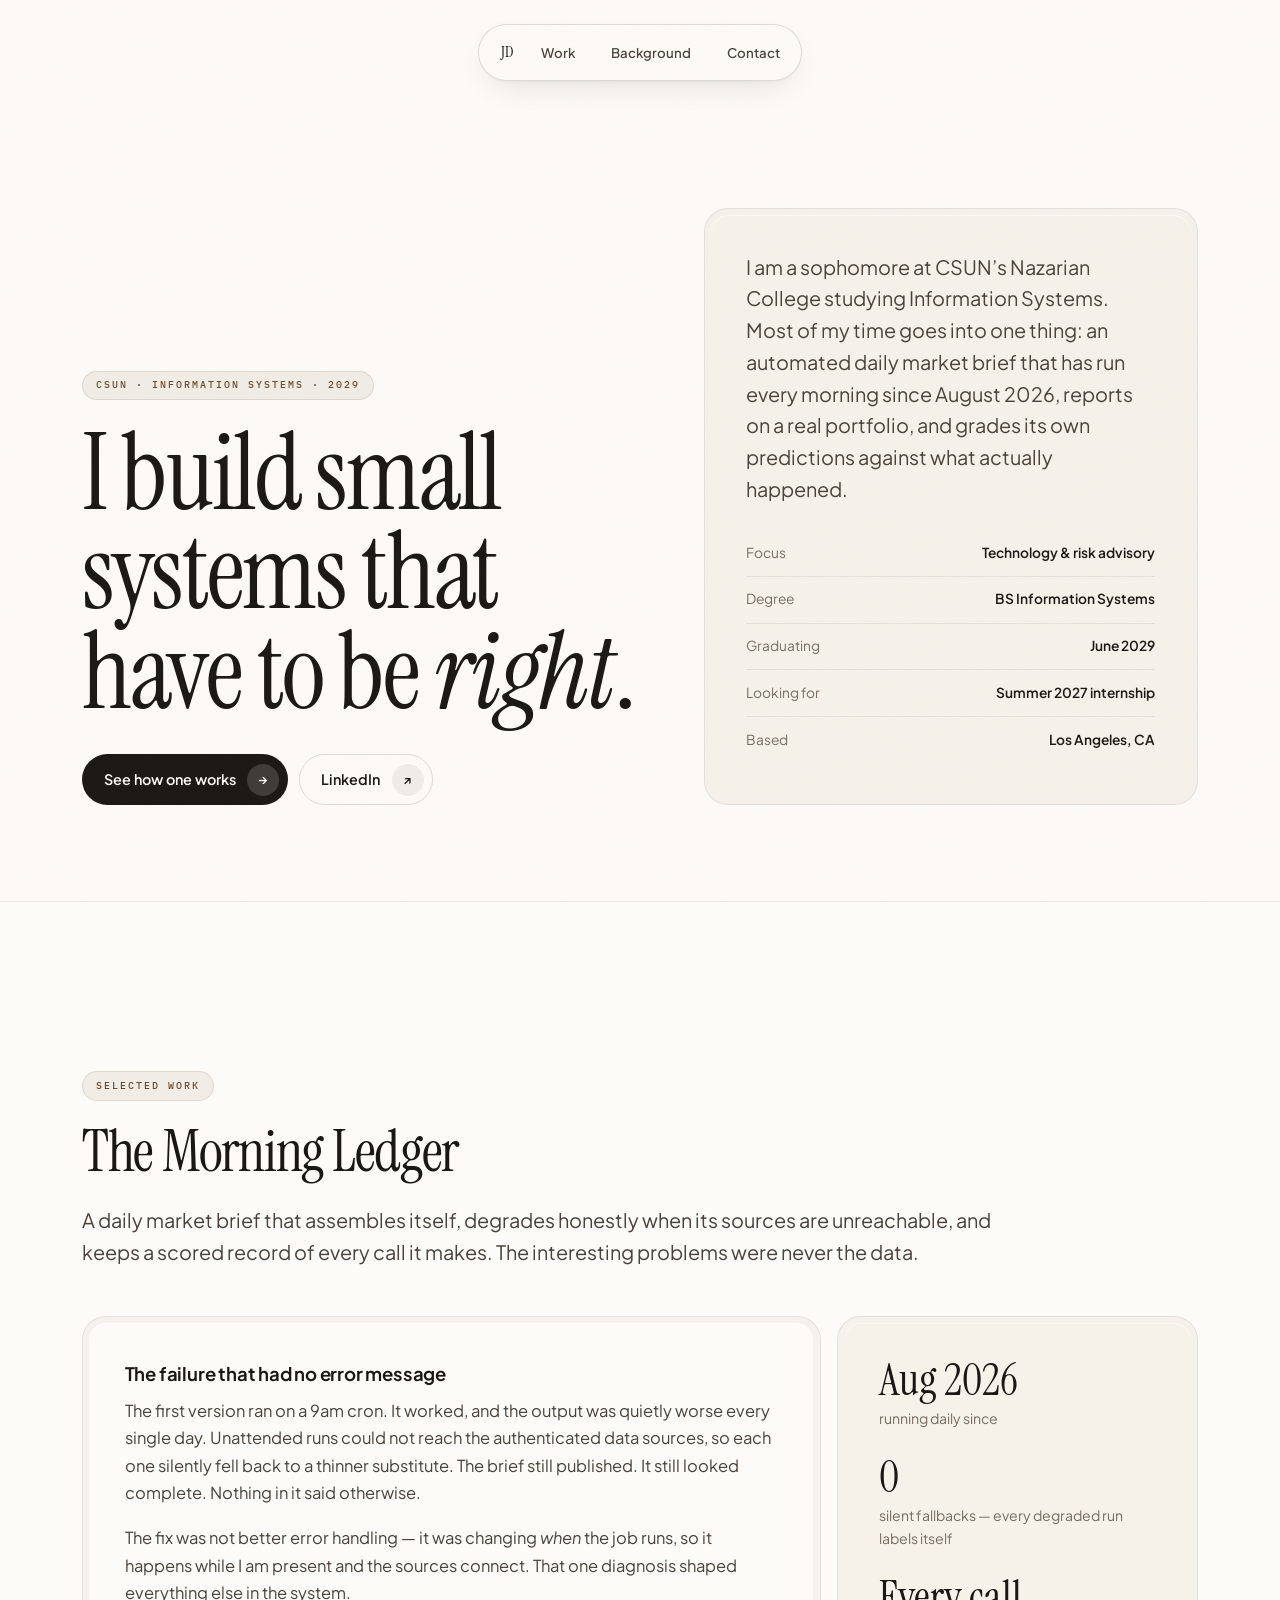
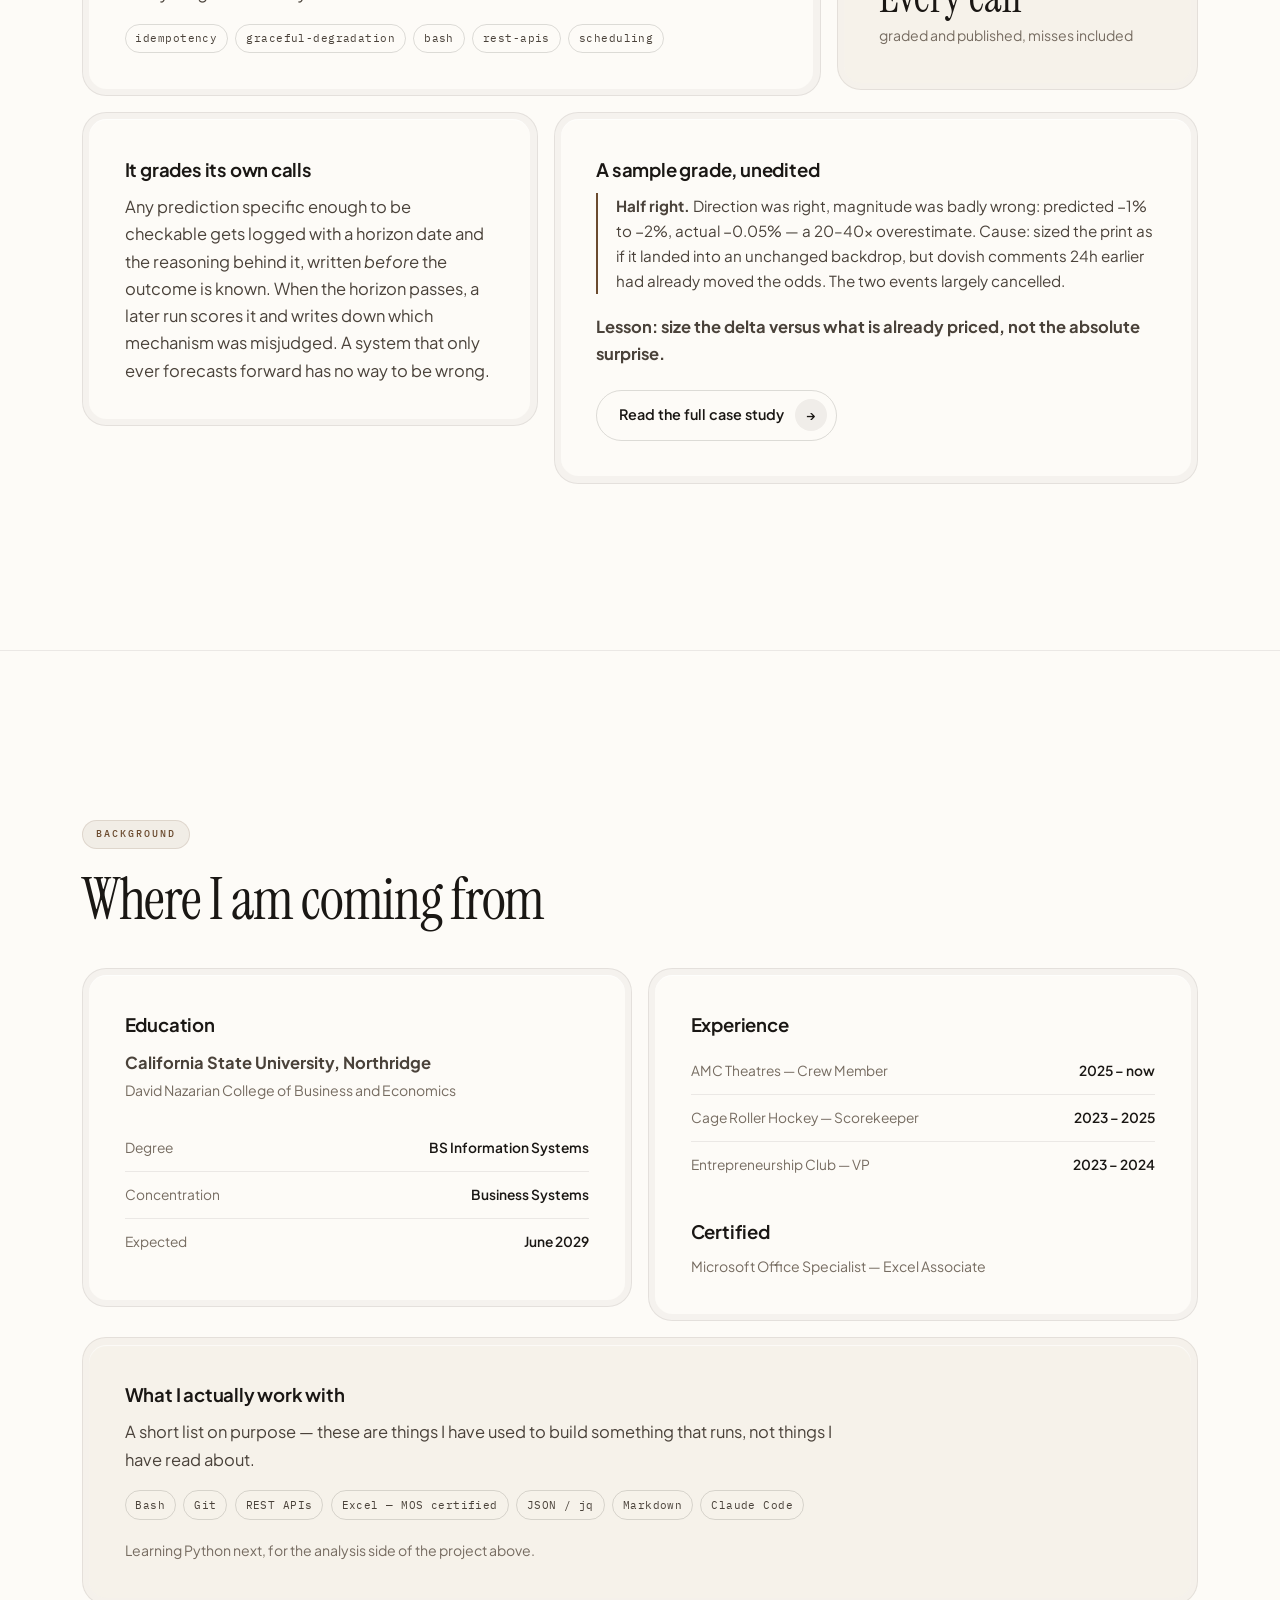
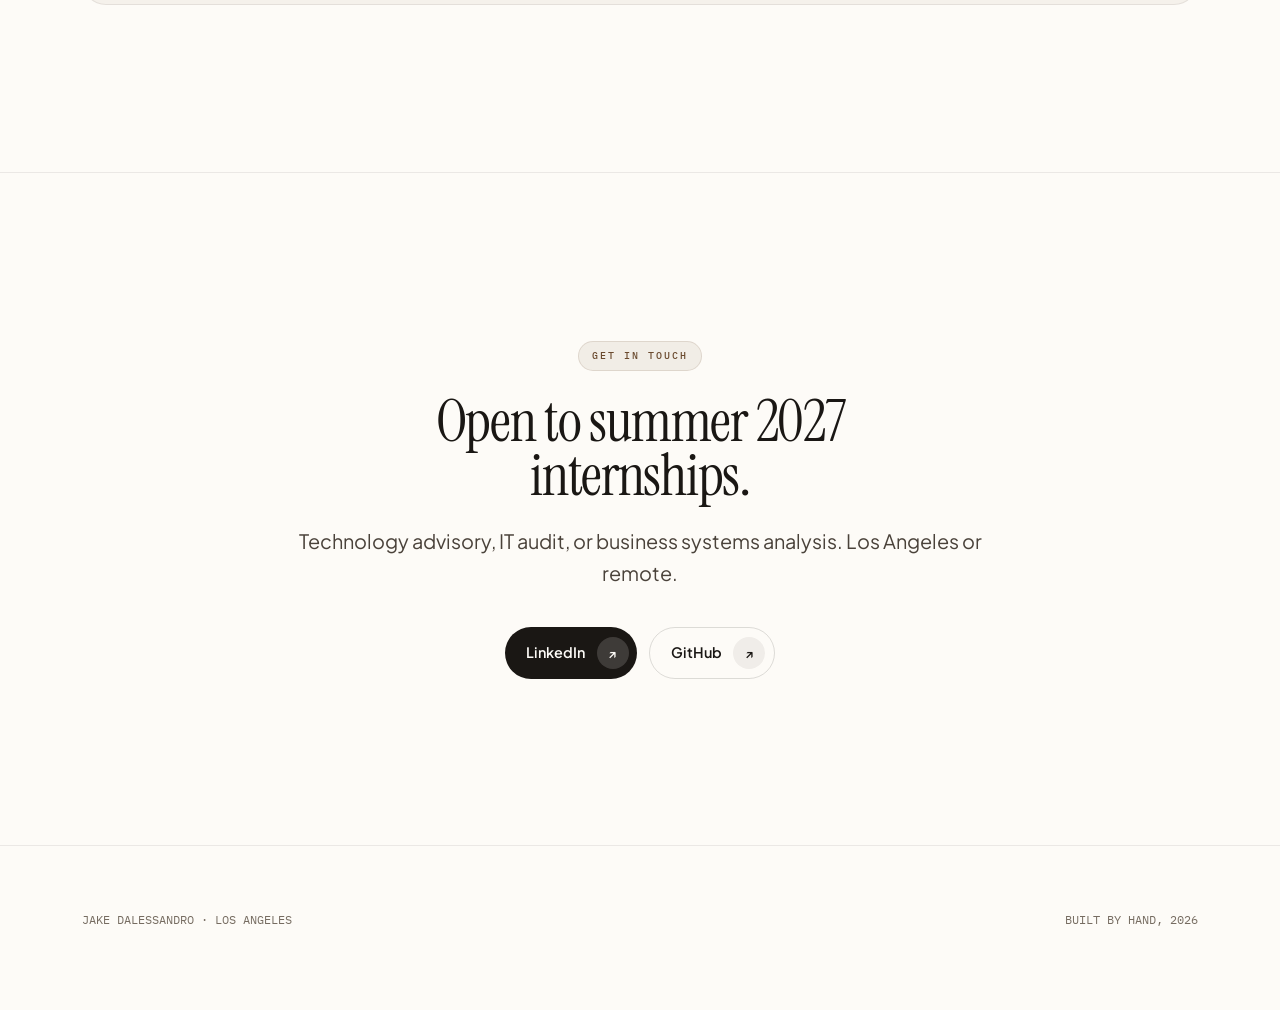
<file: index.html>
<!doctype html>
<html lang="en">
<head>
<meta charset="utf-8">
<meta name="viewport" content="width=device-width,initial-scale=1">
<title>Jake Dalessandro — Information Systems</title>
<meta name="description" content="Information Systems student at CSUN building small systems that touch real financial data and have to be right. Seeking summer 2027 technology advisory and IT audit internships.">
<meta property="og:type" content="website">
<meta property="og:title" content="Jake Dalessandro — Information Systems">
<meta property="og:description" content="I build small systems that touch real financial data and have to be right. CSUN Information Systems, 2029. Seeking summer 2027 technology advisory / IT audit internships.">
<meta property="og:url" content="https://jakedalessandro.github.io/">
<meta name="twitter:card" content="summary_large_image">
<meta property="og:image" content="https://jakedalessandro.github.io/assets/og-home.png">
<meta property="og:image:width" content="1200">
<meta property="og:image:height" content="630">
<meta property="og:image:alt" content="Jake Dalessandro: I build small systems that have to be right.">
<meta name="twitter:image" content="https://jakedalessandro.github.io/assets/og-home.png">
<link rel="preconnect" href="https://fonts.googleapis.com">
<link rel="preconnect" href="https://fonts.gstatic.com" crossorigin>
<link href="https://fonts.googleapis.com/css2?family=Instrument+Serif:ital@0;1&family=Plus+Jakarta+Sans:wght@400;500;600;700&family=IBM+Plex+Mono:wght@400;500&display=swap" rel="stylesheet">
<script>document.documentElement.className+=" js";</script>
<link rel="stylesheet" href="assets/site.css">
<link rel="icon" href="data:image/svg+xml,%3Csvg xmlns='http://www.w3.org/2000/svg' viewBox='0 0 100 100'%3E%3Ctext y='.9em' font-size='88' font-family='Georgia,serif'%3EJD%3C/text%3E%3C/svg%3E">
</head>
<body>

<nav class="nav">
  <div class="nav-pill">
    <a href="#top" class="mark">JD</a>
    <a href="#work">Work</a>
    <a href="#background">Background</a>
    <a href="#contact">Contact</a>
  </div>
</nav>

<main id="top">

  <section class="hero">
    <div class="wrap">
      <div class="hero-grid">
        <div class="rv">
          <span class="eyebrow">CSUN &middot; Information Systems &middot; 2029</span>
          <h1 class="display">I build small<br>systems that<br>have to be <em>right</em>.</h1>
          <div class="hero-sub">
            <a class="btn" href="morning-ledger.html">See how one works <span class="cap">&rarr;</span></a>
            <a class="btn ghost" href="https://linkedin.com/in/jakedalessandro">LinkedIn <span class="cap">&#8599;</span></a>
          </div>
        </div>

        <div class="rv" style="transition-delay:120ms">
          <div class="shell warm">
            <div class="core">
              <p class="lede" style="margin-bottom:1.6rem">
                I am a sophomore at CSUN&rsquo;s Nazarian College studying Information
                Systems. Most of my time goes into one thing: an automated daily
                market brief that has run every morning since August 2026, reports on
                a real portfolio, and grades its own predictions against what
                actually happened.
              </p>
              <dl style="margin:0">
                <div class="kv"><dt>Focus</dt><dd>Technology &amp; risk advisory</dd></div>
                <div class="kv"><dt>Degree</dt><dd>BS Information Systems</dd></div>
                <div class="kv"><dt>Graduating</dt><dd>June 2029</dd></div>
                <div class="kv"><dt>Looking for</dt><dd>Summer 2027 internship</dd></div>
                <div class="kv"><dt>Based</dt><dd>Los Angeles, CA</dd></div>
              </dl>
            </div>
          </div>
        </div>
      </div>
    </div>
  </section>

  <hr class="rule">

  <section id="work">
    <div class="wrap">
      <div class="rv">
        <span class="eyebrow">Selected work</span>
        <h2 class="display">The Morning Ledger</h2>
        <p class="lede" style="margin-bottom:3rem;max-width:64ch">
          A daily market brief that assembles itself, degrades honestly when its
          sources are unreachable, and keeps a scored record of every call it makes.
          The interesting problems were never the data.
        </p>
      </div>

      <div class="bento">
        <div class="c8 rv">
          <div class="shell"><div class="core">
            <h3>The failure that had no error message</h3>
            <p>
              The first version ran on a 9am cron. It worked, and the output was
              quietly worse every single day. Unattended runs could not reach the
              authenticated data sources, so each one silently fell back to a thinner
              substitute. The brief still published. It still looked complete.
              Nothing in it said otherwise.
            </p>
            <p style="margin-bottom:0">
              The fix was not better error handling &mdash; it was changing
              <em>when</em> the job runs, so it happens while I am present and the
              sources connect. That one diagnosis shaped everything else in the
              system.
            </p>
            <div class="tags">
              <span class="tag">idempotency</span><span class="tag">graceful-degradation</span>
              <span class="tag">bash</span><span class="tag">rest-apis</span><span class="tag">scheduling</span>
            </div>
          </div></div>
        </div>

        <div class="c4 rv" style="transition-delay:90ms">
          <div class="shell warm"><div class="core">
            <span class="stat">Aug 2026</span>
            <p class="muted" style="margin-bottom:1.6rem">running daily since</p>
            <span class="stat">0</span>
            <p class="muted" style="margin-bottom:1.6rem">silent fallbacks &mdash; every degraded run labels itself</p>
            <span class="stat">Every call</span>
            <p class="muted" style="margin-bottom:0">graded and published, misses included</p>
          </div></div>
        </div>

        <div class="c5 rv" style="transition-delay:60ms">
          <div class="shell"><div class="core">
            <h3>It grades its own calls</h3>
            <p style="margin-bottom:0">
              Any prediction specific enough to be checkable gets logged with a
              horizon date and the reasoning behind it, written <em>before</em> the
              outcome is known. When the horizon passes, a later run scores it and
              writes down which mechanism was misjudged. A system that only ever
              forecasts forward has no way to be wrong.
            </p>
          </div></div>
        </div>

        <div class="c7 rv" style="transition-delay:120ms">
          <div class="shell"><div class="core">
            <h3>A sample grade, unedited</h3>
            <p class="note" style="margin-bottom:1.2rem">
              <strong>Half right.</strong> Direction was right, magnitude was badly
              wrong: predicted &minus;1% to &minus;2%, actual &minus;0.05% &mdash; a
              20&ndash;40&times; overestimate. Cause: sized the print as if it landed
              into an unchanged backdrop, but dovish comments 24h earlier had already
              moved the odds. The two events largely cancelled.
            </p>
            <p style="margin-bottom:1.4rem"><strong>Lesson: size the delta versus what is already priced, not the absolute surprise.</strong></p>
            <a class="btn ghost" href="morning-ledger.html">Read the full case study <span class="cap">&rarr;</span></a>
          </div></div>
        </div>
      </div>
    </div>
  </section>

  <hr class="rule">

  <section id="background">
    <div class="wrap">
      <div class="rv">
        <span class="eyebrow">Background</span>
        <h2 class="display">Where I am coming from</h2>
      </div>

      <div class="bento" style="margin-top:2.5rem">
        <div class="c6 rv">
          <div class="shell"><div class="core">
            <h3>Education</h3>
            <p style="margin-bottom:1.4rem">
              <strong>California State University, Northridge</strong><br>
              <span class="muted">David Nazarian College of Business and Economics</span>
            </p>
            <dl style="margin:0">
              <div class="kv"><dt>Degree</dt><dd>BS Information Systems</dd></div>
              <div class="kv"><dt>Concentration</dt><dd>Business Systems</dd></div>
              <div class="kv"><dt>Expected</dt><dd>June 2029</dd></div>
            </dl>
          </div></div>
        </div>

        <div class="c6 rv" style="transition-delay:90ms">
          <div class="shell"><div class="core">
            <h3>Experience</h3>
            <dl style="margin:0">
              <div class="kv"><dt>AMC Theatres &mdash; Crew Member</dt><dd>2025 &ndash; now</dd></div>
              <div class="kv"><dt>Cage Roller Hockey &mdash; Scorekeeper</dt><dd>2023 &ndash; 2025</dd></div>
              <div class="kv"><dt>Entrepreneurship Club &mdash; VP</dt><dd>2023 &ndash; 2024</dd></div>
            </dl>
            <h3 style="margin-top:1.8rem">Certified</h3>
            <p class="muted" style="margin-bottom:0">Microsoft Office Specialist &mdash; Excel Associate</p>
          </div></div>
        </div>

        <div class="c12 rv" style="transition-delay:60ms">
          <div class="shell warm"><div class="core">
            <h3>What I actually work with</h3>
            <p style="margin-bottom:.6rem">
              A short list on purpose &mdash; these are things I have used to build
              something that runs, not things I have read about.
            </p>
            <div class="tags">
              <span class="tag">Bash</span><span class="tag">Git</span><span class="tag">REST APIs</span>
              <span class="tag">Excel &mdash; MOS certified</span><span class="tag">JSON / jq</span>
              <span class="tag">Markdown</span><span class="tag">Claude Code</span>
            </div>
            <p class="muted" style="margin:1.2rem 0 0">
              Learning Python next, for the analysis side of the project above.
            </p>
          </div></div>
        </div>
      </div>
    </div>
  </section>

  <hr class="rule">

  <section id="contact">
    <div class="wrap" style="text-align:center">
      <div class="rv">
        <span class="eyebrow">Get in touch</span>
        <h2 class="display" style="margin-bottom:1.4rem">Open to summer 2027<br>internships.</h2>
        <p class="lede" style="margin:0 auto 2.4rem;max-width:46ch">
          Technology advisory, IT audit, or business systems analysis.
          Los Angeles or remote.
        </p>
        <div style="display:flex;gap:.7rem;justify-content:center;flex-wrap:wrap">
          <a class="btn" href="https://linkedin.com/in/jakedalessandro">LinkedIn <span class="cap">&#8599;</span></a>
          <a class="btn ghost" href="https://github.com/JakeDalessandro">GitHub <span class="cap">&#8599;</span></a>
        </div>
      </div>
    </div>
  </section>

</main>

<footer>
  <div class="wrap foot">
    <span class="mono muted" style="font-size:12px">JAKE DALESSANDRO &middot; LOS ANGELES</span>
    <span class="mono muted" style="font-size:12px">BUILT BY HAND, 2026</span>
  </div>
</footer>

<script>
  var io = new IntersectionObserver(function (entries) {
    entries.forEach(function (e) {
      if (e.isIntersecting) { e.target.classList.add('in'); io.unobserve(e.target); }
    });
  }, { threshold: 0.12, rootMargin: '0px 0px -8% 0px' });
  document.querySelectorAll('.rv').forEach(function (el) { io.observe(el); });
</script>
</body>
</html>
</file>
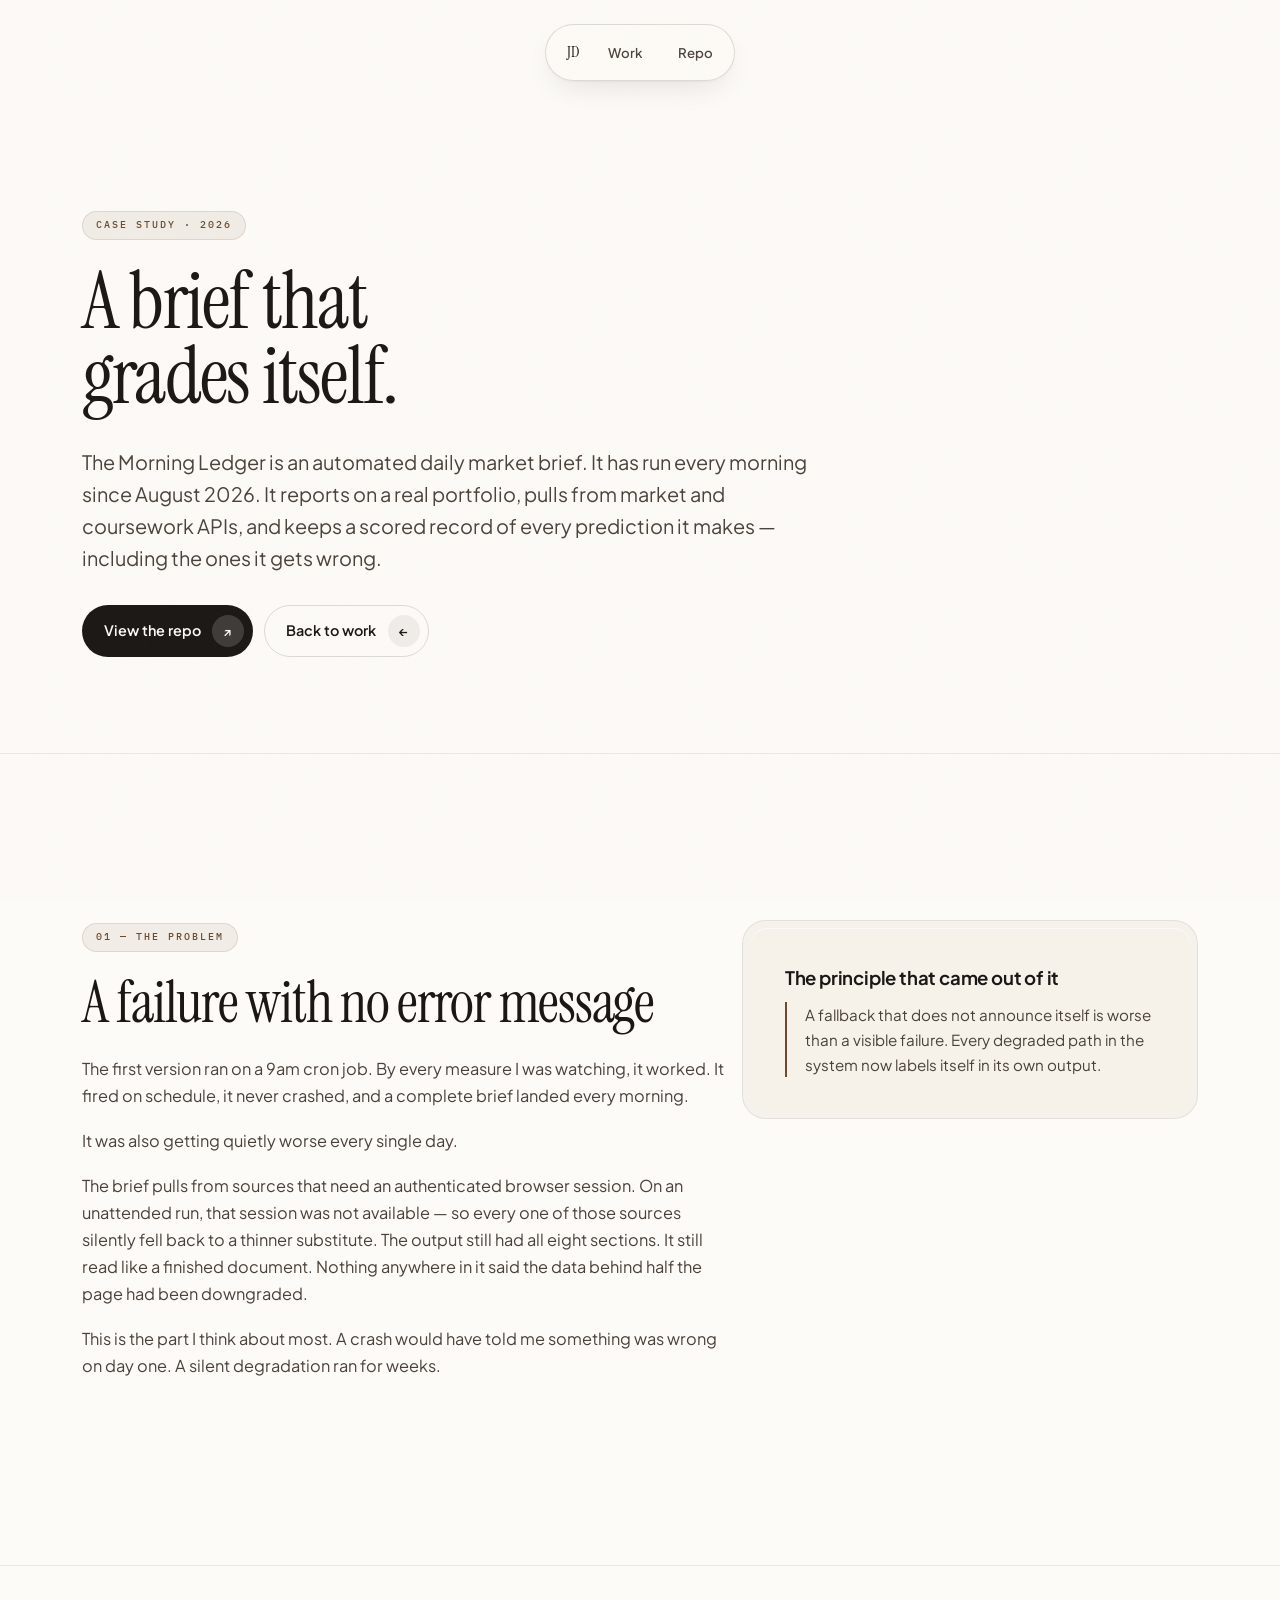
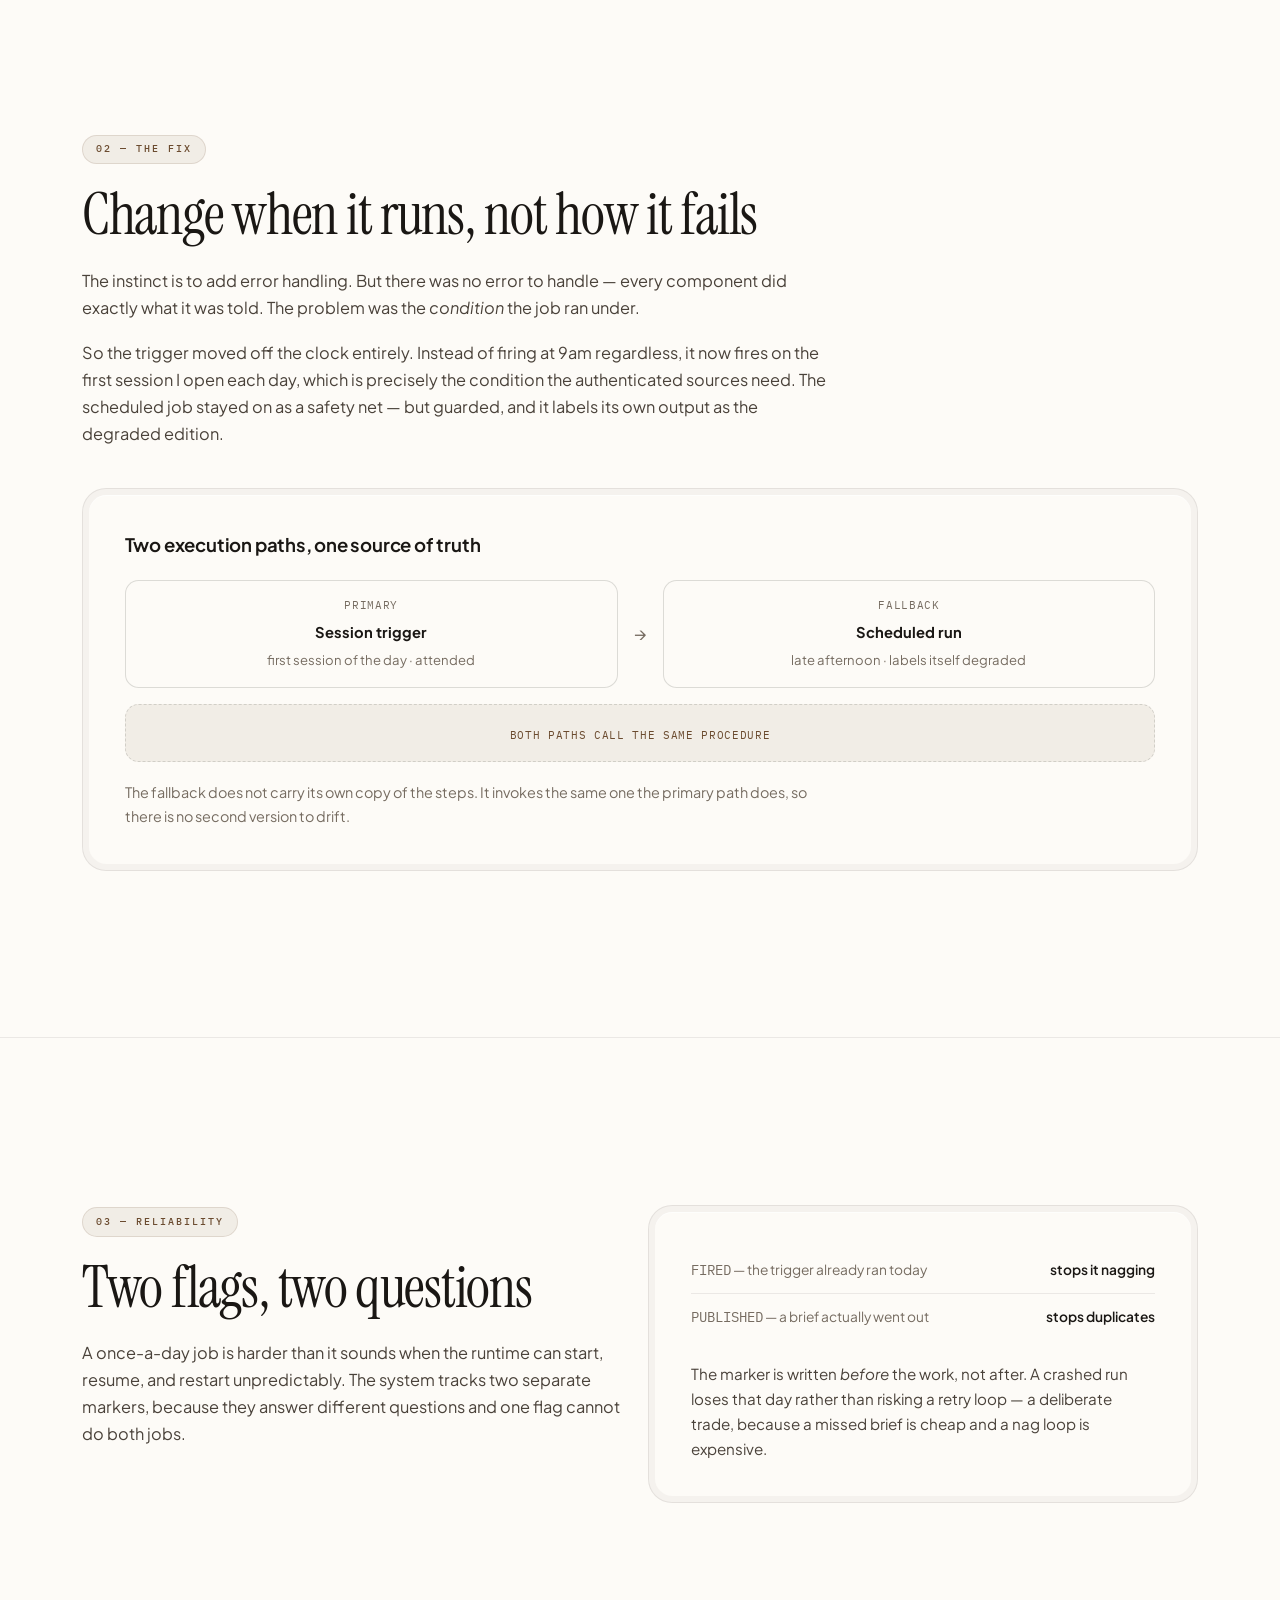
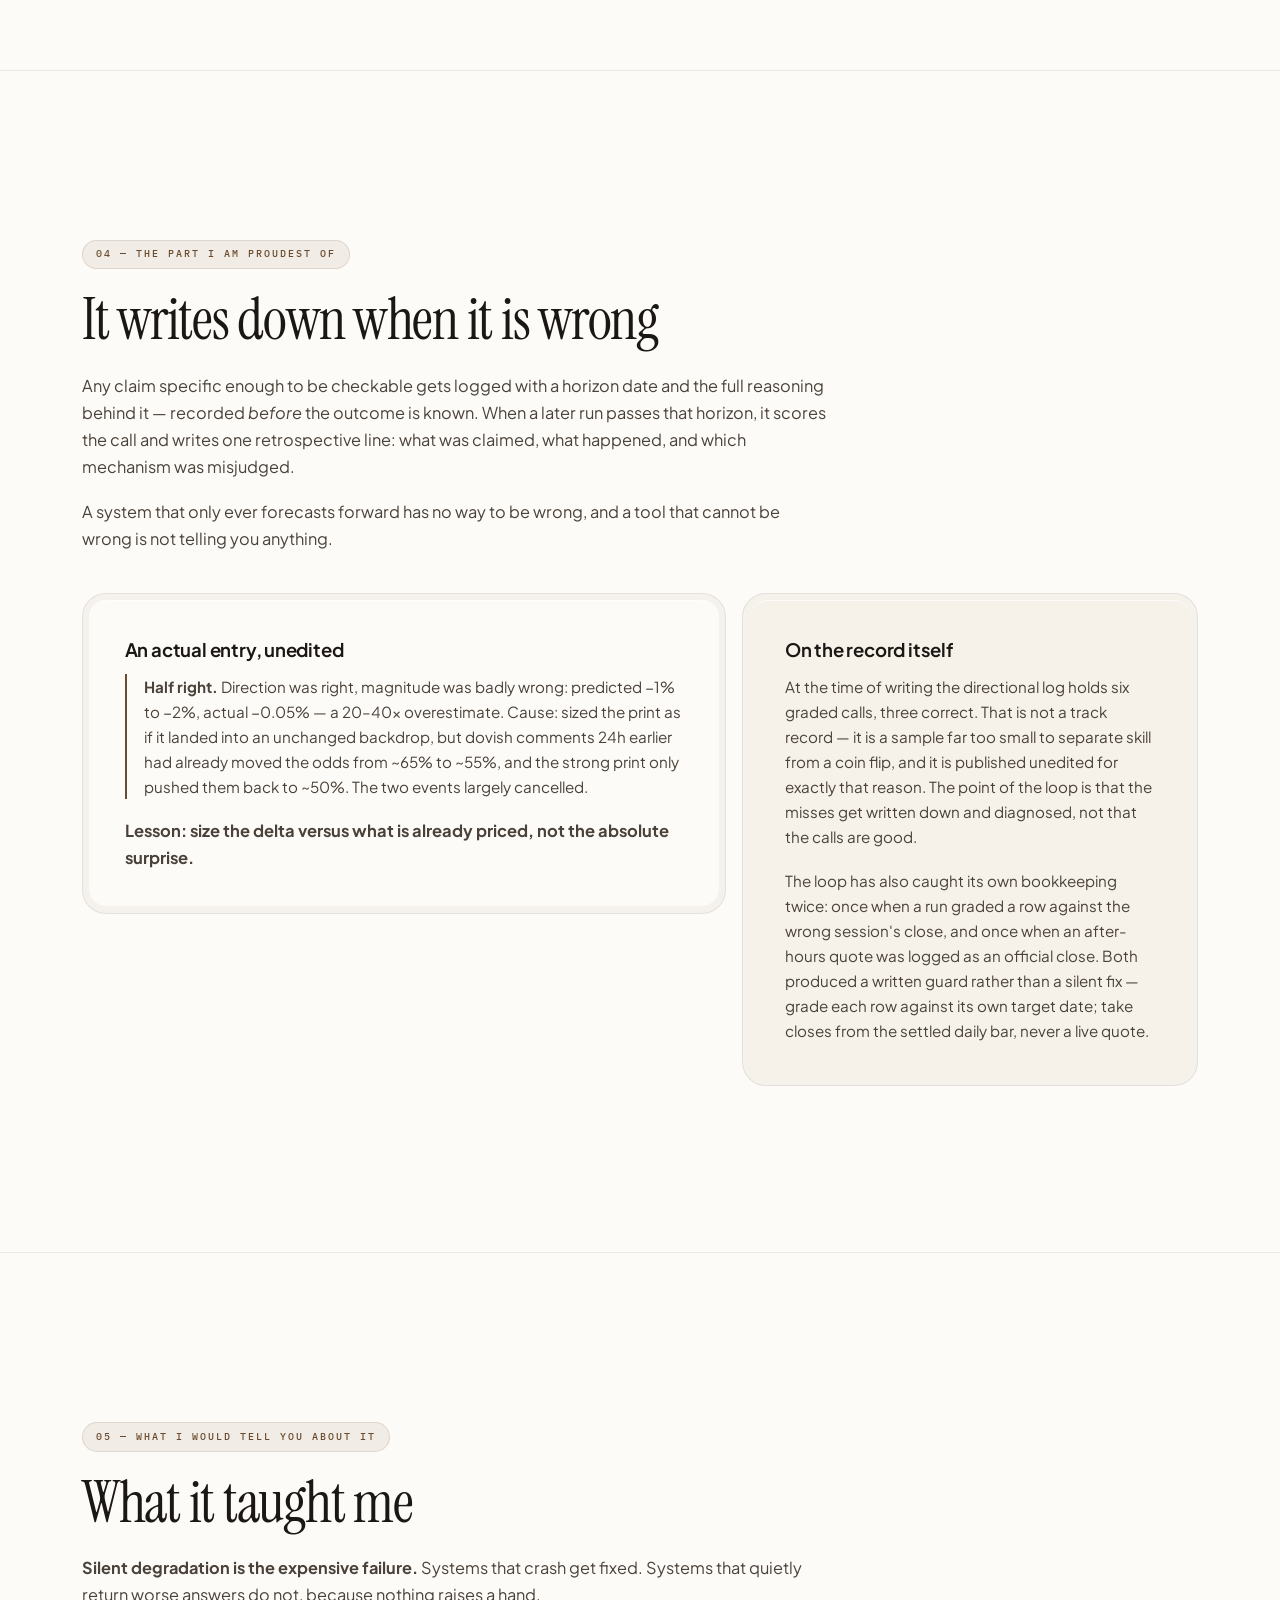
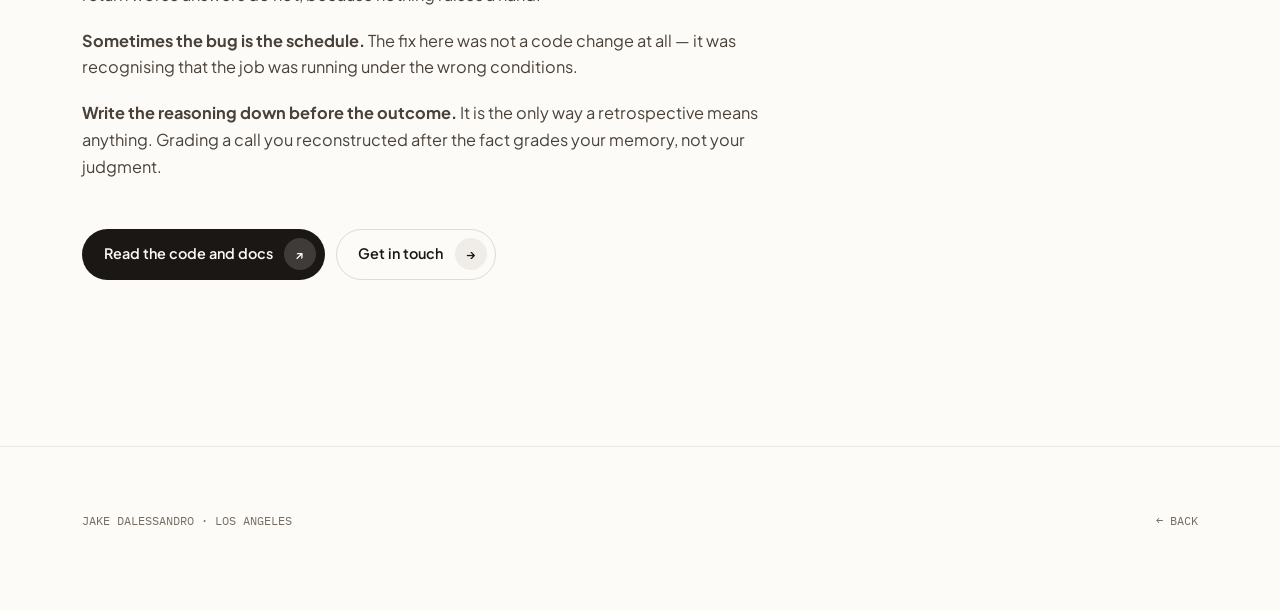
<file: morning-ledger.html>
<!doctype html>
<html lang="en">
<head>
<meta charset="utf-8">
<meta name="viewport" content="width=device-width,initial-scale=1">
<title>The Morning Ledger — Jake Dalessandro</title>
<meta name="description" content="A daily market brief that assembles itself, degrades honestly when its sources are unreachable, and grades its own predictions. Case study.">
<meta property="og:type" content="article">
<meta property="og:title" content="The Morning Ledger — a brief that grades itself">
<meta property="og:description" content="How a silent failure with no error message reshaped an automated daily market brief. Case study by Jake Dalessandro.">
<meta property="og:url" content="https://jakedalessandro.github.io/morning-ledger.html">
<meta name="twitter:card" content="summary_large_image">
<meta property="og:image" content="https://jakedalessandro.github.io/assets/og-ledger.png">
<meta property="og:image:width" content="1200">
<meta property="og:image:height" content="630">
<meta property="og:image:alt" content="The Morning Ledger: a brief that grades itself. Case study by Jake Dalessandro.">
<meta name="twitter:image" content="https://jakedalessandro.github.io/assets/og-ledger.png">
<link rel="preconnect" href="https://fonts.googleapis.com">
<link rel="preconnect" href="https://fonts.gstatic.com" crossorigin>
<link href="https://fonts.googleapis.com/css2?family=Instrument+Serif:ital@0;1&family=Plus+Jakarta+Sans:wght@400;500;600;700&family=IBM+Plex+Mono:wght@400;500&display=swap" rel="stylesheet">
<script>document.documentElement.className+=" js";</script>
<link rel="stylesheet" href="assets/site.css">
<link rel="icon" href="data:image/svg+xml,%3Csvg xmlns='http://www.w3.org/2000/svg' viewBox='0 0 100 100'%3E%3Ctext y='.9em' font-size='88' font-family='Georgia,serif'%3EJD%3C/text%3E%3C/svg%3E">
<style>
  .prose{max-width:66ch}
  .prose p{font-size:1.02rem}
  .flow{display:grid;grid-template-columns:1fr auto 1fr;gap:1rem;align-items:center;margin:.5rem 0 0}
  .node{border:1px solid var(--line-2);border-radius:.85rem;padding:.9rem 1rem;background:var(--paper);text-align:center}
  .node .mono{font-size:11px;letter-spacing:.06em;text-transform:uppercase;color:var(--ink-3);display:block;margin-bottom:.25rem}
  .node strong{font-size:.92rem}
  .arrow{color:var(--ink-3);font-size:1.1rem}
  .merge{margin-top:1rem;border:1px dashed var(--line-2);border-radius:.85rem;padding:.9rem 1rem;text-align:center;background:var(--accent-soft)}
  @media(max-width:768px){.flow{grid-template-columns:1fr;gap:.5rem}.arrow{transform:rotate(90deg)}}
</style>
</head>
<body>

<nav class="nav">
  <div class="nav-pill">
    <a href="index.html" class="mark">JD</a>
    <a href="index.html#work">Work</a>
    <a href="https://github.com/JakeDalessandro/morning-ledger">Repo</a>
  </div>
</nav>

<main>

  <section class="hero">
    <div class="wrap">
      <div class="rv" style="max-width:46rem">
        <span class="eyebrow">Case study &middot; 2026</span>
        <h1 class="display" style="font-size:clamp(2.6rem,6.6vw,5rem)">A brief that<br>grades itself.</h1>
        <p class="lede" style="margin-top:2rem;max-width:60ch">
          The Morning Ledger is an automated daily market brief. It has run every
          morning since August 2026. It reports on a real portfolio, pulls from
          market and coursework APIs, and keeps a scored record of every prediction
          it makes &mdash; including the ones it gets wrong.
        </p>
        <div class="hero-sub">
          <a class="btn" href="https://github.com/JakeDalessandro/morning-ledger">View the repo <span class="cap">&#8599;</span></a>
          <a class="btn ghost" href="index.html">Back to work <span class="cap">&larr;</span></a>
        </div>
      </div>
    </div>
  </section>

  <hr class="rule">

  <section>
    <div class="wrap">
      <div class="bento">
        <div class="c7 rv">
          <div class="prose">
            <span class="eyebrow">01 &mdash; The problem</span>
            <h2 class="display">A failure with no error message</h2>
            <p>
              The first version ran on a 9am cron job. By every measure I was
              watching, it worked. It fired on schedule, it never crashed, and a
              complete brief landed every morning.
            </p>
            <p>
              It was also getting quietly worse every single day.
            </p>
            <p>
              The brief pulls from sources that need an authenticated browser
              session. On an unattended run, that session was not available &mdash;
              so every one of those sources silently fell back to a thinner
              substitute. The output still had all eight sections. It still read
              like a finished document. Nothing anywhere in it said the data behind
              half the page had been downgraded.
            </p>
            <p>
              This is the part I think about most. A crash would have told me
              something was wrong on day one. A silent degradation ran for weeks.
            </p>
          </div>
        </div>
        <div class="c5 rv" style="transition-delay:100ms">
          <div class="shell warm"><div class="core">
            <h3>The principle that came out of it</h3>
            <p class="note" style="margin-bottom:0">
              A fallback that does not announce itself is worse than a visible
              failure. Every degraded path in the system now labels itself in its own
              output.
            </p>
          </div></div>
        </div>
      </div>
    </div>
  </section>

  <hr class="rule">

  <section>
    <div class="wrap">
      <div class="rv prose">
        <span class="eyebrow">02 &mdash; The fix</span>
        <h2 class="display">Change when it runs, not how it fails</h2>
        <p>
          The instinct is to add error handling. But there was no error to handle
          &mdash; every component did exactly what it was told. The problem was the
          <em>condition</em> the job ran under.
        </p>
        <p>
          So the trigger moved off the clock entirely. Instead of firing at 9am
          regardless, it now fires on the first session I open each day, which is
          precisely the condition the authenticated sources need. The scheduled job
          stayed on as a safety net &mdash; but guarded, and it labels its own output
          as the degraded edition.
        </p>
      </div>

      <div class="rv" style="margin-top:2.5rem;transition-delay:80ms">
        <div class="shell"><div class="core">
          <h3 style="margin-bottom:1.2rem">Two execution paths, one source of truth</h3>
          <div class="flow">
            <div class="node">
              <span class="mono">Primary</span>
              <strong>Session trigger</strong><br>
              <span class="muted" style="font-size:.82rem">first session of the day &middot; attended</span>
            </div>
            <div class="arrow">&rarr;</div>
            <div class="node">
              <span class="mono">Fallback</span>
              <strong>Scheduled run</strong><br>
              <span class="muted" style="font-size:.82rem">late afternoon &middot; labels itself degraded</span>
            </div>
          </div>
          <div class="merge">
            <span class="mono" style="font-size:11px;letter-spacing:.06em;text-transform:uppercase;color:var(--accent)">Both paths call the same procedure</span>
          </div>
          <p class="muted" style="margin:1.2rem 0 0;font-size:.9rem">
            The fallback does not carry its own copy of the steps. It invokes the
            same one the primary path does, so there is no second version to drift.
          </p>
        </div></div>
      </div>
    </div>
  </section>

  <hr class="rule">

  <section>
    <div class="wrap">
      <div class="bento">
        <div class="c6 rv">
          <div class="prose">
            <span class="eyebrow">03 &mdash; Reliability</span>
            <h2 class="display">Two flags, two questions</h2>
            <p>
              A once-a-day job is harder than it sounds when the runtime can start,
              resume, and restart unpredictably. The system tracks two separate
              markers, because they answer different questions and one flag cannot do
              both jobs.
            </p>
          </div>
        </div>
        <div class="c6 rv" style="transition-delay:90ms">
          <div class="shell"><div class="core">
            <dl style="margin:0">
              <div class="kv"><dt style="max-width:60%"><code class="mono">FIRED</code> &mdash; the trigger already ran today</dt><dd>stops it nagging</dd></div>
              <div class="kv"><dt style="max-width:60%"><code class="mono">PUBLISHED</code> &mdash; a brief actually went out</dt><dd>stops duplicates</dd></div>
            </dl>
            <p style="margin:1.3rem 0 0;font-size:.95rem">
              The marker is written <em>before</em> the work, not after. A crashed run
              loses that day rather than risking a retry loop &mdash; a deliberate
              trade, because a missed brief is cheap and a nag loop is expensive.
            </p>
          </div></div>
        </div>
      </div>
    </div>
  </section>

  <hr class="rule">

  <section>
    <div class="wrap">
      <div class="rv prose">
        <span class="eyebrow">04 &mdash; The part I am proudest of</span>
        <h2 class="display">It writes down when it is wrong</h2>
        <p>
          Any claim specific enough to be checkable gets logged with a horizon date
          and the full reasoning behind it &mdash; recorded <em>before</em> the
          outcome is known. When a later run passes that horizon, it scores the call
          and writes one retrospective line: what was claimed, what happened, and
          which mechanism was misjudged.
        </p>
        <p>
          A system that only ever forecasts forward has no way to be wrong, and a
          tool that cannot be wrong is not telling you anything.
        </p>
      </div>

      <div class="bento" style="margin-top:2.5rem">
        <div class="c7 rv">
          <div class="shell"><div class="core">
            <h3>An actual entry, unedited</h3>
            <p class="note" style="margin-bottom:1.1rem">
              <strong>Half right.</strong> Direction was right, magnitude was badly
              wrong: predicted &minus;1% to &minus;2%, actual &minus;0.05% &mdash; a
              20&ndash;40&times; overestimate. Cause: sized the print as if it landed
              into an unchanged backdrop, but dovish comments 24h earlier had already
              moved the odds from ~65% to ~55%, and the strong print only pushed them
              back to ~50%. The two events largely cancelled.
            </p>
            <p style="margin-bottom:0">
              <strong>Lesson: size the delta versus what is already priced, not the
              absolute surprise.</strong>
            </p>
          </div></div>
        </div>
        <div class="c5 rv" style="transition-delay:90ms">
          <div class="shell warm"><div class="core">
            <h3>On the record itself</h3>
            <p style="font-size:.95rem">
              At the time of writing the directional log holds six graded calls, three
              correct. That is not a track record &mdash; it is a sample far too small
              to separate skill from a coin flip, and it is published unedited for
              exactly that reason. The point of the loop is that the misses get
              written down and diagnosed, not that the calls are good.
            </p>
            <p style="margin-bottom:0;font-size:.95rem">
              The loop has also caught its own bookkeeping twice: once when a run
              graded a row against the wrong session's close, and once when an
              after-hours quote was logged as an official close. Both produced a
              written guard rather than a silent fix &mdash; grade each row against
              its own target date; take closes from the settled daily bar, never a
              live quote.
            </p>
          </div></div>
        </div>
      </div>
    </div>
  </section>

  <hr class="rule">

  <section>
    <div class="wrap">
      <div class="rv prose">
        <span class="eyebrow">05 &mdash; What I would tell you about it</span>
        <h2 class="display">What it taught me</h2>
        <p>
          <strong>Silent degradation is the expensive failure.</strong> Systems that
          crash get fixed. Systems that quietly return worse answers do not, because
          nothing raises a hand.
        </p>
        <p>
          <strong>Sometimes the bug is the schedule.</strong> The fix here was not a
          code change at all &mdash; it was recognising that the job was running under
          the wrong conditions.
        </p>
        <p>
          <strong>Write the reasoning down before the outcome.</strong> It is the only
          way a retrospective means anything. Grading a call you reconstructed after
          the fact grades your memory, not your judgment.
        </p>
      </div>

      <div class="rv" style="margin-top:3rem">
        <div style="display:flex;gap:.7rem;flex-wrap:wrap">
          <a class="btn" href="https://github.com/JakeDalessandro/morning-ledger">Read the code and docs <span class="cap">&#8599;</span></a>
          <a class="btn ghost" href="index.html#contact">Get in touch <span class="cap">&rarr;</span></a>
        </div>
      </div>
    </div>
  </section>

</main>

<footer>
  <div class="wrap foot">
    <span class="mono muted" style="font-size:12px">JAKE DALESSANDRO &middot; LOS ANGELES</span>
    <a href="index.html" class="mono muted" style="font-size:12px;text-decoration:none">&larr; BACK</a>
  </div>
</footer>

<script>
  var io = new IntersectionObserver(function (entries) {
    entries.forEach(function (e) {
      if (e.isIntersecting) { e.target.classList.add('in'); io.unobserve(e.target); }
    });
  }, { threshold: 0.12, rootMargin: '0px 0px -8% 0px' });
  document.querySelectorAll('.rv').forEach(function (el) { io.observe(el); });
</script>
</body>
</html>
</file>
<file: assets/site.css>
/* ============================================================
   Jake Dalessandro — editorial luxury
   Warm paper, high-contrast serif, machined nested surfaces.
   ============================================================ */

:root{
  --paper:#FDFBF7;
  --paper-2:#F6F2EA;
  --ink:#1A1714;
  --ink-2:#4A423A;
  --ink-3:#766C61;
  --line:rgba(26,23,20,.08);
  --line-2:rgba(26,23,20,.14);
  --accent:#6B4B2F;
  --accent-soft:rgba(107,75,47,.08);
  --ok:#3F6B4B;

  --shell:1.5rem;            /* outer bezel radius */
  --pad:.4rem;               /* bezel thickness */
  --ease:cubic-bezier(.32,.72,0,1);
  --slow:820ms;
  --mid:520ms;
}

*,*::before,*::after{box-sizing:border-box}
html{-webkit-text-size-adjust:100%;scroll-behavior:smooth}
body{
  margin:0;
  background:var(--paper);
  color:var(--ink);
  font-family:"Plus Jakarta Sans",system-ui,sans-serif;
  font-size:16.5px;
  line-height:1.65;
  -webkit-font-smoothing:antialiased;
  overflow-x:hidden;
}

/* Film grain — fixed, pointer-events-none, never on scroll containers */
body::after{
  content:"";position:fixed;inset:0;z-index:60;pointer-events:none;opacity:.035;
  background-image:url("data:image/svg+xml,%3Csvg xmlns='http://www.w3.org/2000/svg' width='160' height='160'%3E%3Cfilter id='n'%3E%3CfeTurbulence type='fractalNoise' baseFrequency='.85' numOctaves='3'/%3E%3C/filter%3E%3Crect width='160' height='160' filter='url(%23n)'/%3E%3C/svg%3E");
}

/* ---------- type ---------- */
.display{
  font-family:"Instrument Serif",Georgia,serif;
  font-weight:400;
  line-height:.94;
  letter-spacing:-.022em;
}
h1.display{font-size:clamp(3.1rem,8.4vw,6.6rem);margin:0}
h2.display{font-size:clamp(2.2rem,4.6vw,3.6rem);margin:0 0 1.6rem}
h3{font-size:1.16rem;font-weight:650;letter-spacing:-.011em;margin:0 0 .5rem}
p{margin:0 0 1.15rem;color:var(--ink-2);max-width:62ch}
.lede{font-size:clamp(1.06rem,1.9vw,1.24rem);color:var(--ink-2);line-height:1.6}
.mono{font-family:"IBM Plex Mono",ui-monospace,monospace}
a{color:inherit}

/* Eyebrow tag */
.eyebrow{
  display:inline-block;border-radius:999px;padding:.34rem .8rem;
  font-family:"IBM Plex Mono",monospace;font-size:10px;font-weight:500;
  text-transform:uppercase;letter-spacing:.2em;
  color:var(--accent);background:var(--accent-soft);
  border:1px solid rgba(107,75,47,.14);margin-bottom:1.5rem;
}

/* ---------- layout ---------- */
.wrap{width:100%;max-width:1180px;margin:0 auto;padding:0 2rem}
section{padding:clamp(6rem,13vw,10.5rem) 0}
.rule{height:1px;background:var(--line);border:0;margin:0}

/* ---------- floating island nav ---------- */
.nav{position:fixed;top:0;left:0;right:0;z-index:50;display:flex;justify-content:center;pointer-events:none}
.nav-pill{
  pointer-events:auto;margin-top:1.5rem;display:flex;align-items:center;gap:.35rem;
  padding:.4rem;border-radius:999px;
  background:rgba(253,251,247,.72);backdrop-filter:blur(20px) saturate(180%);
  -webkit-backdrop-filter:blur(20px) saturate(180%);
  border:1px solid var(--line-2);
  box-shadow:0 1px 2px rgba(26,23,20,.04),0 12px 32px -12px rgba(26,23,20,.14);
}
.nav-pill a{
  text-decoration:none;font-size:.83rem;font-weight:550;color:var(--ink-2);
  padding:.5rem .95rem;border-radius:999px;
  transition:color var(--mid) var(--ease),background var(--mid) var(--ease);
}
.nav-pill a:hover{color:var(--ink);background:rgba(26,23,20,.045)}
.nav-pill a.mark{font-family:"Instrument Serif",serif;font-size:1rem;color:var(--ink);padding-right:.5rem}

/* ---------- double-bezel card ---------- */
.shell{
  background:rgba(26,23,20,.035);
  border:1px solid var(--line);
  border-radius:var(--shell);
  padding:var(--pad);
}
.core{
  background:var(--paper);
  border-radius:calc(var(--shell) - var(--pad));
  box-shadow:inset 0 1px 1px rgba(255,255,255,.7);
  padding:clamp(1.5rem,3vw,2.2rem);
  height:100%;
}
.shell.warm{background:rgba(107,75,47,.055)}
.shell.warm .core{background:var(--paper-2)}

/* ---------- island button ---------- */
.btn{
  display:inline-flex;align-items:center;gap:.7rem;
  padding:.55rem .55rem .55rem 1.35rem;border-radius:999px;
  text-decoration:none;font-size:.9rem;font-weight:600;
  background:var(--ink);color:var(--paper);border:0;cursor:pointer;
  transition:transform var(--mid) var(--ease),background var(--mid) var(--ease);
}
.btn .cap{
  width:2rem;height:2rem;border-radius:999px;display:grid;place-items:center;
  background:rgba(253,251,247,.16);font-size:.8rem;
  transition:transform var(--mid) var(--ease),background var(--mid) var(--ease);
}
.btn:hover .cap{transform:translate(3px,-2px) scale(1.06);background:rgba(253,251,247,.26)}
.btn:active{transform:scale(.978)}
.btn.ghost{background:transparent;color:var(--ink);border:1px solid var(--line-2)}
.btn.ghost .cap{background:rgba(26,23,20,.06)}
.btn.ghost:hover .cap{background:rgba(26,23,20,.1)}

/* ---------- editorial split hero ---------- */
.hero{padding-top:clamp(9rem,18vw,13rem);padding-bottom:clamp(4rem,8vw,6rem)}
.hero-grid{display:grid;grid-template-columns:1.06fr .94fr;gap:clamp(2.5rem,5vw,4.5rem);align-items:end}
.hero-sub{margin-top:2rem;display:flex;gap:.7rem;flex-wrap:wrap}

/* ---------- asymmetrical bento ---------- */
.bento{display:grid;grid-template-columns:repeat(12,1fr);gap:1rem}
.c8{grid-column:span 8}.c6{grid-column:span 6}.c5{grid-column:span 5}
.c4{grid-column:span 4}.c7{grid-column:span 7}.c12{grid-column:span 12}

/* ---------- misc ---------- */
.stat{font-family:"Instrument Serif",serif;font-size:clamp(2rem,3.4vw,2.9rem);line-height:1;display:block;margin-bottom:.3rem}
.muted{color:var(--ink-3);font-size:.88rem}
.kv{display:flex;justify-content:space-between;gap:1rem;padding:.72rem 0;border-bottom:1px solid var(--line)}
.kv:last-child{border-bottom:0}
.kv dt{color:var(--ink-3);font-size:.86rem;margin:0}
.kv dd{margin:0;font-size:.86rem;font-weight:600;text-align:right}
.tags{display:flex;flex-wrap:wrap;gap:.45rem;margin-top:1.1rem}
.tag{
  font-family:"IBM Plex Mono",monospace;font-size:11px;letter-spacing:.04em;
  padding:.3rem .62rem;border-radius:999px;border:1px solid var(--line-2);color:var(--ink-2);
}
.note{border-left:2px solid var(--accent);padding-left:1.1rem;color:var(--ink-2);font-size:.95rem}

/* ---------- scroll reveal ---------- */
.js .rv{opacity:0;transform:translateY(38px);filter:blur(6px);
    transition:opacity var(--slow) var(--ease),transform var(--slow) var(--ease),filter var(--slow) var(--ease)}
.js .rv.in{opacity:1;transform:none;filter:none}

/* ---------- footer ---------- */
footer{padding:4rem 0 5rem;border-top:1px solid var(--line)}
.foot{display:flex;justify-content:space-between;align-items:center;gap:1.5rem;flex-wrap:wrap}

/* ---------- mobile collapse ---------- */
@media (max-width:768px){
  .wrap{padding:0 1rem}
  .hero-grid{grid-template-columns:1fr;gap:2.2rem;align-items:start}
  .bento{gap:.75rem}
  .c8,.c6,.c5,.c4,.c7,.c12{grid-column:span 12}
  .nav-pill a:not(.mark){padding:.5rem .7rem;font-size:.78rem}
  section{padding:4.5rem 0}
}
/* printing or saving as PDF: show every section, whether or not it was scrolled into view */
@media print{
  .js .rv{opacity:1!important;transform:none!important;filter:none!important;transition:none!important}
  body::after,.nav{display:none!important}
}
@media (prefers-reduced-motion:reduce){
  .js .rv{opacity:1;transform:none;filter:none;transition:none}
  html{scroll-behavior:auto}
}
</file>
